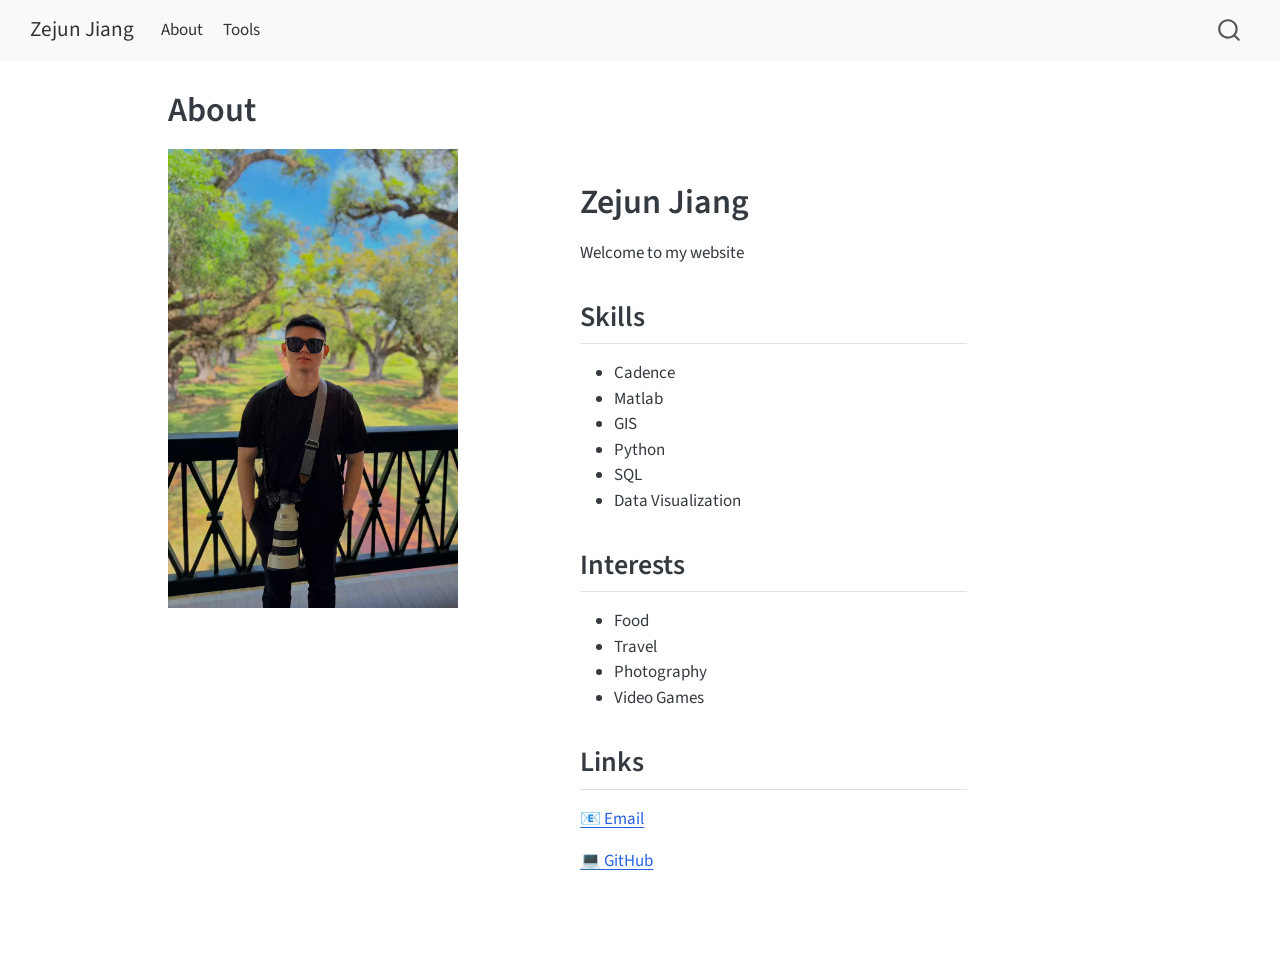
<file: index.html>
<!DOCTYPE html>
<html xmlns="http://www.w3.org/1999/xhtml" lang="en" xml:lang="en"><head>

<meta charset="utf-8">
<meta name="generator" content="quarto-1.9.37">

<meta name="viewport" content="width=device-width, initial-scale=1.0, user-scalable=yes">


<title>About – Zejun Jiang</title>
<style>
/* Default styles provided by pandoc.
** See https://pandoc.org/MANUAL.html#variables-for-html for config info.
*/
code{white-space: pre-wrap;}
span.smallcaps{font-variant: small-caps;}
div.columns{display: flex; gap: min(4vw, 1.5em);}
div.column{flex: auto; overflow-x: auto;}
div.hanging-indent{margin-left: 1.5em; text-indent: -1.5em;}
ul.task-list{list-style: none;}
ul.task-list li input[type="checkbox"] {
  width: 0.8em;
  margin: 0 0.8em 0.2em -1em; /* quarto-specific, see https://github.com/quarto-dev/quarto-cli/issues/4556 */ 
  vertical-align: middle;
}
</style>


<script src="site_libs/quarto-nav/quarto-nav.js"></script>
<script src="site_libs/quarto-nav/headroom.min.js"></script>
<script src="site_libs/clipboard/clipboard.min.js"></script>
<script src="site_libs/quarto-search/autocomplete.umd.js"></script>
<script src="site_libs/quarto-search/fuse.min.js"></script>
<script src="site_libs/quarto-search/quarto-search.js"></script>
<meta name="quarto:offset" content="./">
<script src="site_libs/quarto-html/quarto.js" type="module"></script>
<script src="site_libs/quarto-html/tabsets/tabsets.js" type="module"></script>
<script src="site_libs/quarto-html/popper.min.js"></script>
<script src="site_libs/quarto-html/tippy.umd.min.js"></script>
<script src="site_libs/quarto-html/anchor.min.js"></script>
<link href="site_libs/quarto-html/tippy.css" rel="stylesheet">
<link href="site_libs/quarto-html/quarto-syntax-highlighting-7f8f88aac4f3542376d5c11b86a4c14d.css" rel="stylesheet" id="quarto-text-highlighting-styles">
<script src="site_libs/bootstrap/bootstrap.min.js"></script>
<link href="site_libs/bootstrap/bootstrap-icons.css" rel="stylesheet">
<link href="site_libs/bootstrap/bootstrap-a0f9fd0d421825b736dc1bbcbcba2219.min.css" rel="stylesheet" append-hash="true" id="quarto-bootstrap" data-mode="light">
<script id="quarto-search-options" type="application/json">{
  "location": "navbar",
  "copy-button": false,
  "collapse-after": 3,
  "panel-placement": "end",
  "type": "overlay",
  "limit": 50,
  "keyboard-shortcut": [
    "f",
    "/",
    "s"
  ],
  "show-item-context": false,
  "language": {
    "search-no-results-text": "No results",
    "search-matching-documents-text": "matching documents",
    "search-copy-link-title": "Copy link to search",
    "search-hide-matches-text": "Hide additional matches",
    "search-more-match-text": "more match in this document",
    "search-more-matches-text": "more matches in this document",
    "search-clear-button-title": "Clear",
    "search-text-placeholder": "",
    "search-detached-cancel-button-title": "Cancel",
    "search-submit-button-title": "Submit",
    "search-label": "Search"
  }
}</script>


<link rel="stylesheet" href="styles.css">
</head>

<body class="nav-fixed quarto-light">

<div id="quarto-search-results"></div>
  <header id="quarto-header" class="headroom fixed-top">
    <nav class="navbar navbar-expand-lg " data-bs-theme="dark">
      <div class="navbar-container container-fluid">
      <div class="navbar-brand-container mx-auto">
    <a class="navbar-brand" href="./index.html">
    <span class="navbar-title">Zejun Jiang</span>
    </a>
  </div>
            <div id="quarto-search" class="" title="Search"></div>
          <button class="navbar-toggler" type="button" data-bs-toggle="collapse" data-bs-target="#navbarCollapse" aria-controls="navbarCollapse" role="menu" aria-expanded="false" aria-label="Toggle navigation" onclick="if (window.quartoToggleHeadroom) { window.quartoToggleHeadroom(); }">
  <span class="navbar-toggler-icon"></span>
</button>
          <div class="collapse navbar-collapse" id="navbarCollapse">
            <ul class="navbar-nav navbar-nav-scroll me-auto">
  <li class="nav-item">
    <a class="nav-link active" href="./index.html" aria-current="page"> 
<span class="menu-text">About</span></a>
  </li>  
  <li class="nav-item">
    <a class="nav-link" href="./tools.html"> 
<span class="menu-text">Tools</span></a>
  </li>  
</ul>
          </div> <!-- /navcollapse -->
            <div class="quarto-navbar-tools">
</div>
      </div> <!-- /container-fluid -->
    </nav>
</header>
<!-- content -->
<div id="quarto-content" class="quarto-container page-columns page-rows-contents page-layout-article page-navbar">
<!-- sidebar -->
<!-- margin-sidebar -->
    <div id="quarto-margin-sidebar" class="sidebar margin-sidebar zindex-bottom">
        
    </div>
<!-- main -->
<main class="content" id="quarto-document-content">

<header id="title-block-header" class="quarto-title-block default">
<div class="quarto-title">
<h1 class="title">About</h1>
</div>



<div class="quarto-title-meta">

    
  
    
  </div>
  


</header>


<div class="grid">
<div class="g-col-6">
<p><img src="files/linbei.jpg" class="img-fluid" style="width:75.0%"></p>
</div>
<section id="zejun-jiang" class="level1 g-col-6">
<h1>Zejun Jiang</h1>
<p>Welcome to my website</p>
<section id="skills" class="level2">
<h2 class="anchored" data-anchor-id="skills">Skills</h2>
<ul>
<li>Cadence</li>
<li>Matlab</li>
<li>GIS</li>
<li>Python</li>
<li>SQL</li>
<li>Data Visualization</li>
</ul>
</section>
<section id="interests" class="level2">
<h2 class="anchored" data-anchor-id="interests">Interests</h2>
<ul>
<li>Food</li>
<li>Travel</li>
<li>Photography</li>
<li>Video Games</li>
</ul>
</section>
<section id="links" class="level2">
<h2 class="anchored" data-anchor-id="links">Links</h2>
<p><a href="mailto:zej003@ucsd.edu">📧 Email</a></p>
<p><a href="https://github.com/zejunjiang">💻 GitHub</a></p>


</section>
</section>
</div>

</main> <!-- /main -->
<script id="quarto-html-after-body" type="application/javascript">
  window.document.addEventListener("DOMContentLoaded", function (event) {
    const icon = "";
    const anchorJS = new window.AnchorJS();
    anchorJS.options = {
      placement: 'right',
      icon: icon
    };
    anchorJS.add('.anchored');
    const isCodeAnnotation = (el) => {
      for (const clz of el.classList) {
        if (clz.startsWith('code-annotation-')) {                     
          return true;
        }
      }
      return false;
    }
    const onCopySuccess = function(e) {
      // button target
      const button = e.trigger;
      // don't keep focus
      button.blur();
      // flash "checked"
      button.classList.add('code-copy-button-checked');
      var currentTitle = button.getAttribute("title");
      button.setAttribute("title", "Copied!");
      let tooltip;
      if (window.bootstrap) {
        button.setAttribute("data-bs-toggle", "tooltip");
        button.setAttribute("data-bs-placement", "left");
        button.setAttribute("data-bs-title", "Copied!");
        tooltip = new bootstrap.Tooltip(button, 
          { trigger: "manual", 
            customClass: "code-copy-button-tooltip",
            offset: [0, -8]});
        tooltip.show();    
      }
      setTimeout(function() {
        if (tooltip) {
          tooltip.hide();
          button.removeAttribute("data-bs-title");
          button.removeAttribute("data-bs-toggle");
          button.removeAttribute("data-bs-placement");
        }
        button.setAttribute("title", currentTitle);
        button.classList.remove('code-copy-button-checked');
      }, 1000);
      // clear code selection
      e.clearSelection();
    }
    const getTextToCopy = function(trigger) {
      const outerScaffold = trigger.parentElement.cloneNode(true);
      const codeEl = outerScaffold.querySelector('code');
      for (const childEl of codeEl.children) {
        if (isCodeAnnotation(childEl)) {
          childEl.remove();
        }
      }
      return codeEl.innerText;
    }
    const clipboard = new window.ClipboardJS('.code-copy-button:not([data-in-quarto-modal])', {
      text: getTextToCopy
    });
    clipboard.on('success', onCopySuccess);
    if (window.document.getElementById('quarto-embedded-source-code-modal')) {
      const clipboardModal = new window.ClipboardJS('.code-copy-button[data-in-quarto-modal]', {
        text: getTextToCopy,
        container: window.document.getElementById('quarto-embedded-source-code-modal')
      });
      clipboardModal.on('success', onCopySuccess);
    }
      var localhostRegex = new RegExp(/^(?:http|https):\/\/localhost\:?[0-9]*\//);
      var mailtoRegex = new RegExp(/^mailto:/);
        var filterRegex = new RegExp("https:\/\/zejunjiang\.github\.io\/");
      var isInternal = (href) => {
          return filterRegex.test(href) || localhostRegex.test(href) || mailtoRegex.test(href);
      }
      // Inspect non-navigation links and adorn them if external
     var links = window.document.querySelectorAll('a[href]:not(.nav-link):not(.navbar-brand):not(.toc-action):not(.sidebar-link):not(.sidebar-item-toggle):not(.pagination-link):not(.no-external):not([aria-hidden]):not(.dropdown-item):not(.quarto-navigation-tool):not(.about-link)');
      for (var i=0; i<links.length; i++) {
        const link = links[i];
        if (!isInternal(link.href)) {
          // undo the damage that might have been done by quarto-nav.js in the case of
          // links that we want to consider external
          if (link.dataset.originalHref !== undefined) {
            link.href = link.dataset.originalHref;
          }
        }
      }
    function tippyHover(el, contentFn, onTriggerFn, onUntriggerFn) {
      const config = {
        allowHTML: true,
        maxWidth: 500,
        delay: 100,
        arrow: false,
        appendTo: function(el) {
            return el.parentElement;
        },
        interactive: true,
        interactiveBorder: 10,
        theme: 'quarto',
        placement: 'bottom-start',
      };
      if (contentFn) {
        config.content = contentFn;
      }
      if (onTriggerFn) {
        config.onTrigger = onTriggerFn;
      }
      if (onUntriggerFn) {
        config.onUntrigger = onUntriggerFn;
      }
      window.tippy(el, config); 
    }
    const noterefs = window.document.querySelectorAll('a[role="doc-noteref"]');
    for (var i=0; i<noterefs.length; i++) {
      const ref = noterefs[i];
      tippyHover(ref, function() {
        // use id or data attribute instead here
        let href = ref.getAttribute('data-footnote-href') || ref.getAttribute('href');
        try { href = new URL(href).hash; } catch {}
        const id = href.replace(/^#\/?/, "");
        const note = window.document.getElementById(id);
        if (note) {
          return note.innerHTML;
        } else {
          return "";
        }
      });
    }
    const xrefs = window.document.querySelectorAll('a.quarto-xref');
    const processXRef = (id, note) => {
      // Strip column container classes
      const stripColumnClz = (el) => {
        el.classList.remove("page-full", "page-columns");
        if (el.children) {
          for (const child of el.children) {
            stripColumnClz(child);
          }
        }
      }
      stripColumnClz(note)
      if (id === null || id.startsWith('sec-')) {
        // Special case sections, only their first couple elements
        const container = document.createElement("div");
        if (note.children && note.children.length > 2) {
          container.appendChild(note.children[0].cloneNode(true));
          for (let i = 1; i < note.children.length; i++) {
            const child = note.children[i];
            if (child.tagName === "P" && child.innerText === "") {
              continue;
            } else {
              container.appendChild(child.cloneNode(true));
              break;
            }
          }
          if (window.Quarto?.typesetMath) {
            window.Quarto.typesetMath(container);
          }
          return container.innerHTML
        } else {
          if (window.Quarto?.typesetMath) {
            window.Quarto.typesetMath(note);
          }
          return note.innerHTML;
        }
      } else {
        // Remove any anchor links if they are present
        const anchorLink = note.querySelector('a.anchorjs-link');
        if (anchorLink) {
          anchorLink.remove();
        }
        if (window.Quarto?.typesetMath) {
          window.Quarto.typesetMath(note);
        }
        if (note.classList.contains("callout")) {
          return note.outerHTML;
        } else {
          return note.innerHTML;
        }
      }
    }
    for (var i=0; i<xrefs.length; i++) {
      const xref = xrefs[i];
      tippyHover(xref, undefined, function(instance) {
        instance.disable();
        let url = xref.getAttribute('href');
        let hash = undefined; 
        if (url.startsWith('#')) {
          hash = url;
        } else {
          try { hash = new URL(url).hash; } catch {}
        }
        if (hash) {
          const id = hash.replace(/^#\/?/, "");
          const note = window.document.getElementById(id);
          if (note !== null) {
            try {
              const html = processXRef(id, note.cloneNode(true));
              instance.setContent(html);
            } finally {
              instance.enable();
              instance.show();
            }
          } else {
            // See if we can fetch this
            fetch(url.split('#')[0])
            .then(res => res.text())
            .then(html => {
              const parser = new DOMParser();
              const htmlDoc = parser.parseFromString(html, "text/html");
              const note = htmlDoc.getElementById(id);
              if (note !== null) {
                const html = processXRef(id, note);
                instance.setContent(html);
              } 
            }).finally(() => {
              instance.enable();
              instance.show();
            });
          }
        } else {
          // See if we can fetch a full url (with no hash to target)
          // This is a special case and we should probably do some content thinning / targeting
          fetch(url)
          .then(res => res.text())
          .then(html => {
            const parser = new DOMParser();
            const htmlDoc = parser.parseFromString(html, "text/html");
            const note = htmlDoc.querySelector('main.content');
            if (note !== null) {
              // This should only happen for chapter cross references
              // (since there is no id in the URL)
              // remove the first header
              if (note.children.length > 0 && note.children[0].tagName === "HEADER") {
                note.children[0].remove();
              }
              const html = processXRef(null, note);
              instance.setContent(html);
            } 
          }).finally(() => {
            instance.enable();
            instance.show();
          });
        }
      }, function(instance) {
      });
    }
        let selectedAnnoteEl;
        const selectorForAnnotation = ( cell, annotation) => {
          let cellAttr = 'data-code-cell="' + cell + '"';
          let lineAttr = 'data-code-annotation="' +  annotation + '"';
          const selector = 'span[' + cellAttr + '][' + lineAttr + ']';
          return selector;
        }
        const selectCodeLines = (annoteEl) => {
          const doc = window.document;
          const targetCell = annoteEl.getAttribute("data-target-cell");
          const targetAnnotation = annoteEl.getAttribute("data-target-annotation");
          const annoteSpan = window.document.querySelector(selectorForAnnotation(targetCell, targetAnnotation));
          const lines = annoteSpan.getAttribute("data-code-lines").split(",");
          const lineIds = lines.map((line) => {
            return targetCell + "-" + line;
          })
          let top = null;
          let height = null;
          let parent = null;
          if (lineIds.length > 0) {
              //compute the position of the single el (top and bottom and make a div)
              const el = window.document.getElementById(lineIds[0]);
              top = el.offsetTop;
              height = el.offsetHeight;
              parent = el.parentElement.parentElement;
            if (lineIds.length > 1) {
              const lastEl = window.document.getElementById(lineIds[lineIds.length - 1]);
              const bottom = lastEl.offsetTop + lastEl.offsetHeight;
              height = bottom - top;
            }
            if (top !== null && height !== null && parent !== null) {
              // cook up a div (if necessary) and position it 
              let div = window.document.getElementById("code-annotation-line-highlight");
              if (div === null) {
                div = window.document.createElement("div");
                div.setAttribute("id", "code-annotation-line-highlight");
                div.style.position = 'absolute';
                parent.appendChild(div);
              }
              div.style.top = top - 2 + "px";
              div.style.height = height + 4 + "px";
              div.style.left = 0;
              let gutterDiv = window.document.getElementById("code-annotation-line-highlight-gutter");
              if (gutterDiv === null) {
                gutterDiv = window.document.createElement("div");
                gutterDiv.setAttribute("id", "code-annotation-line-highlight-gutter");
                gutterDiv.style.position = 'absolute';
                const codeCell = window.document.getElementById(targetCell);
                const gutter = codeCell.querySelector('.code-annotation-gutter');
                gutter.appendChild(gutterDiv);
              }
              gutterDiv.style.top = top - 2 + "px";
              gutterDiv.style.height = height + 4 + "px";
            }
            selectedAnnoteEl = annoteEl;
          }
        };
        const unselectCodeLines = () => {
          const elementsIds = ["code-annotation-line-highlight", "code-annotation-line-highlight-gutter"];
          elementsIds.forEach((elId) => {
            const div = window.document.getElementById(elId);
            if (div) {
              div.remove();
            }
          });
          selectedAnnoteEl = undefined;
        };
          // Handle positioning of the toggle
      window.addEventListener(
        "resize",
        throttle(() => {
          elRect = undefined;
          if (selectedAnnoteEl) {
            selectCodeLines(selectedAnnoteEl);
          }
        }, 10)
      );
      function throttle(fn, ms) {
      let throttle = false;
      let timer;
        return (...args) => {
          if(!throttle) { // first call gets through
              fn.apply(this, args);
              throttle = true;
          } else { // all the others get throttled
              if(timer) clearTimeout(timer); // cancel #2
              timer = setTimeout(() => {
                fn.apply(this, args);
                timer = throttle = false;
              }, ms);
          }
        };
      }
        // Attach click handler to the DT
        const annoteDls = window.document.querySelectorAll('dt[data-target-cell]');
        for (const annoteDlNode of annoteDls) {
          annoteDlNode.addEventListener('click', (event) => {
            const clickedEl = event.target;
            if (clickedEl !== selectedAnnoteEl) {
              unselectCodeLines();
              const activeEl = window.document.querySelector('dt[data-target-cell].code-annotation-active');
              if (activeEl) {
                activeEl.classList.remove('code-annotation-active');
              }
              selectCodeLines(clickedEl);
              clickedEl.classList.add('code-annotation-active');
            } else {
              // Unselect the line
              unselectCodeLines();
              clickedEl.classList.remove('code-annotation-active');
            }
          });
        }
    const findCites = (el) => {
      const parentEl = el.parentElement;
      if (parentEl) {
        const cites = parentEl.dataset.cites;
        if (cites) {
          return {
            el,
            cites: cites.split(' ')
          };
        } else {
          return findCites(el.parentElement)
        }
      } else {
        return undefined;
      }
    };
    var bibliorefs = window.document.querySelectorAll('a[role="doc-biblioref"]');
    for (var i=0; i<bibliorefs.length; i++) {
      const ref = bibliorefs[i];
      const citeInfo = findCites(ref);
      if (citeInfo) {
        tippyHover(citeInfo.el, function() {
          var popup = window.document.createElement('div');
          citeInfo.cites.forEach(function(cite) {
            var citeDiv = window.document.createElement('div');
            citeDiv.classList.add('hanging-indent');
            citeDiv.classList.add('csl-entry');
            var biblioDiv = window.document.getElementById('ref-' + cite);
            if (biblioDiv) {
              citeDiv.innerHTML = biblioDiv.innerHTML;
            }
            popup.appendChild(citeDiv);
          });
          return popup.innerHTML;
        });
      }
    }
  });
  </script>
</div> <!-- /content -->




</body></html>
</file>
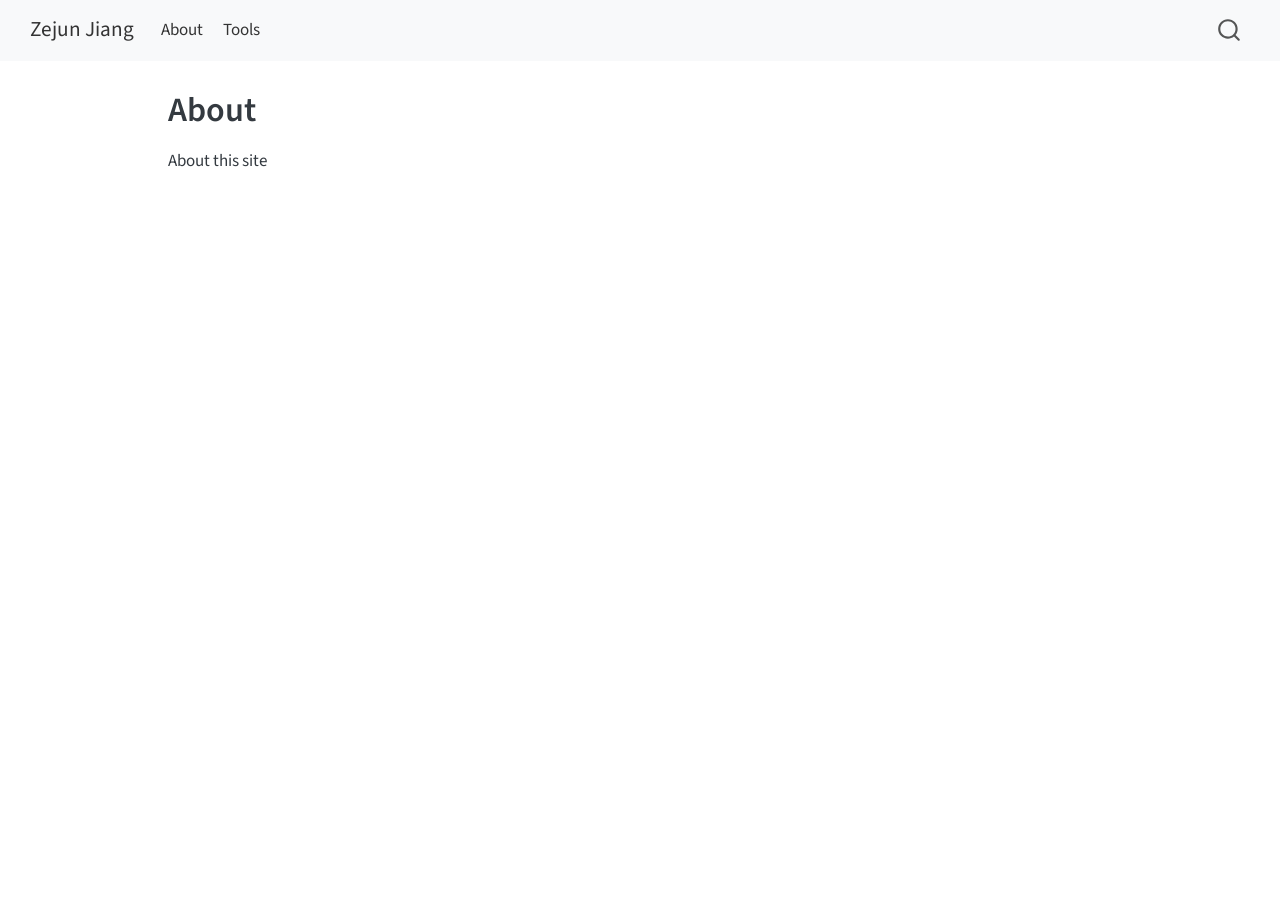
<file: about.html>
<!DOCTYPE html>
<html xmlns="http://www.w3.org/1999/xhtml" lang="en" xml:lang="en"><head>

<meta charset="utf-8">
<meta name="generator" content="quarto-1.9.37">

<meta name="viewport" content="width=device-width, initial-scale=1.0, user-scalable=yes">


<title>About – Zejun Jiang</title>
<style>
/* Default styles provided by pandoc.
** See https://pandoc.org/MANUAL.html#variables-for-html for config info.
*/
code{white-space: pre-wrap;}
span.smallcaps{font-variant: small-caps;}
div.columns{display: flex; gap: min(4vw, 1.5em);}
div.column{flex: auto; overflow-x: auto;}
div.hanging-indent{margin-left: 1.5em; text-indent: -1.5em;}
ul.task-list{list-style: none;}
ul.task-list li input[type="checkbox"] {
  width: 0.8em;
  margin: 0 0.8em 0.2em -1em; /* quarto-specific, see https://github.com/quarto-dev/quarto-cli/issues/4556 */ 
  vertical-align: middle;
}
</style>


<script src="site_libs/quarto-nav/quarto-nav.js"></script>
<script src="site_libs/quarto-nav/headroom.min.js"></script>
<script src="site_libs/clipboard/clipboard.min.js"></script>
<script src="site_libs/quarto-search/autocomplete.umd.js"></script>
<script src="site_libs/quarto-search/fuse.min.js"></script>
<script src="site_libs/quarto-search/quarto-search.js"></script>
<meta name="quarto:offset" content="./">
<script src="site_libs/quarto-html/quarto.js" type="module"></script>
<script src="site_libs/quarto-html/tabsets/tabsets.js" type="module"></script>
<script src="site_libs/quarto-html/popper.min.js"></script>
<script src="site_libs/quarto-html/tippy.umd.min.js"></script>
<script src="site_libs/quarto-html/anchor.min.js"></script>
<link href="site_libs/quarto-html/tippy.css" rel="stylesheet">
<link href="site_libs/quarto-html/quarto-syntax-highlighting-7f8f88aac4f3542376d5c11b86a4c14d.css" rel="stylesheet" id="quarto-text-highlighting-styles">
<script src="site_libs/bootstrap/bootstrap.min.js"></script>
<link href="site_libs/bootstrap/bootstrap-icons.css" rel="stylesheet">
<link href="site_libs/bootstrap/bootstrap-a0f9fd0d421825b736dc1bbcbcba2219.min.css" rel="stylesheet" append-hash="true" id="quarto-bootstrap" data-mode="light">
<script id="quarto-search-options" type="application/json">{
  "location": "navbar",
  "copy-button": false,
  "collapse-after": 3,
  "panel-placement": "end",
  "type": "overlay",
  "limit": 50,
  "keyboard-shortcut": [
    "f",
    "/",
    "s"
  ],
  "show-item-context": false,
  "language": {
    "search-no-results-text": "No results",
    "search-matching-documents-text": "matching documents",
    "search-copy-link-title": "Copy link to search",
    "search-hide-matches-text": "Hide additional matches",
    "search-more-match-text": "more match in this document",
    "search-more-matches-text": "more matches in this document",
    "search-clear-button-title": "Clear",
    "search-text-placeholder": "",
    "search-detached-cancel-button-title": "Cancel",
    "search-submit-button-title": "Submit",
    "search-label": "Search"
  }
}</script>


<link rel="stylesheet" href="styles.css">
</head>

<body class="nav-fixed quarto-light">

<div id="quarto-search-results"></div>
  <header id="quarto-header" class="headroom fixed-top">
    <nav class="navbar navbar-expand-lg " data-bs-theme="dark">
      <div class="navbar-container container-fluid">
      <div class="navbar-brand-container mx-auto">
    <a class="navbar-brand" href="./index.html">
    <span class="navbar-title">Zejun Jiang</span>
    </a>
  </div>
            <div id="quarto-search" class="" title="Search"></div>
          <button class="navbar-toggler" type="button" data-bs-toggle="collapse" data-bs-target="#navbarCollapse" aria-controls="navbarCollapse" role="menu" aria-expanded="false" aria-label="Toggle navigation" onclick="if (window.quartoToggleHeadroom) { window.quartoToggleHeadroom(); }">
  <span class="navbar-toggler-icon"></span>
</button>
          <div class="collapse navbar-collapse" id="navbarCollapse">
            <ul class="navbar-nav navbar-nav-scroll me-auto">
  <li class="nav-item">
    <a class="nav-link" href="./index.html"> 
<span class="menu-text">About</span></a>
  </li>  
  <li class="nav-item">
    <a class="nav-link" href="./tools.html"> 
<span class="menu-text">Tools</span></a>
  </li>  
</ul>
          </div> <!-- /navcollapse -->
            <div class="quarto-navbar-tools">
</div>
      </div> <!-- /container-fluid -->
    </nav>
</header>
<!-- content -->
<div id="quarto-content" class="quarto-container page-columns page-rows-contents page-layout-article page-navbar">
<!-- sidebar -->
<!-- margin-sidebar -->
    <div id="quarto-margin-sidebar" class="sidebar margin-sidebar zindex-bottom">
        
    </div>
<!-- main -->
<main class="content" id="quarto-document-content">

<header id="title-block-header" class="quarto-title-block default">
<div class="quarto-title">
<h1 class="title">About</h1>
</div>



<div class="quarto-title-meta">

    
  
    
  </div>
  


</header>


<p>About this site</p>



</main> <!-- /main -->
<script id="quarto-html-after-body" type="application/javascript">
  window.document.addEventListener("DOMContentLoaded", function (event) {
    const icon = "";
    const anchorJS = new window.AnchorJS();
    anchorJS.options = {
      placement: 'right',
      icon: icon
    };
    anchorJS.add('.anchored');
    const isCodeAnnotation = (el) => {
      for (const clz of el.classList) {
        if (clz.startsWith('code-annotation-')) {                     
          return true;
        }
      }
      return false;
    }
    const onCopySuccess = function(e) {
      // button target
      const button = e.trigger;
      // don't keep focus
      button.blur();
      // flash "checked"
      button.classList.add('code-copy-button-checked');
      var currentTitle = button.getAttribute("title");
      button.setAttribute("title", "Copied!");
      let tooltip;
      if (window.bootstrap) {
        button.setAttribute("data-bs-toggle", "tooltip");
        button.setAttribute("data-bs-placement", "left");
        button.setAttribute("data-bs-title", "Copied!");
        tooltip = new bootstrap.Tooltip(button, 
          { trigger: "manual", 
            customClass: "code-copy-button-tooltip",
            offset: [0, -8]});
        tooltip.show();    
      }
      setTimeout(function() {
        if (tooltip) {
          tooltip.hide();
          button.removeAttribute("data-bs-title");
          button.removeAttribute("data-bs-toggle");
          button.removeAttribute("data-bs-placement");
        }
        button.setAttribute("title", currentTitle);
        button.classList.remove('code-copy-button-checked');
      }, 1000);
      // clear code selection
      e.clearSelection();
    }
    const getTextToCopy = function(trigger) {
      const outerScaffold = trigger.parentElement.cloneNode(true);
      const codeEl = outerScaffold.querySelector('code');
      for (const childEl of codeEl.children) {
        if (isCodeAnnotation(childEl)) {
          childEl.remove();
        }
      }
      return codeEl.innerText;
    }
    const clipboard = new window.ClipboardJS('.code-copy-button:not([data-in-quarto-modal])', {
      text: getTextToCopy
    });
    clipboard.on('success', onCopySuccess);
    if (window.document.getElementById('quarto-embedded-source-code-modal')) {
      const clipboardModal = new window.ClipboardJS('.code-copy-button[data-in-quarto-modal]', {
        text: getTextToCopy,
        container: window.document.getElementById('quarto-embedded-source-code-modal')
      });
      clipboardModal.on('success', onCopySuccess);
    }
      var localhostRegex = new RegExp(/^(?:http|https):\/\/localhost\:?[0-9]*\//);
      var mailtoRegex = new RegExp(/^mailto:/);
        var filterRegex = new RegExp("https:\/\/zejunjiang\.github\.io\/");
      var isInternal = (href) => {
          return filterRegex.test(href) || localhostRegex.test(href) || mailtoRegex.test(href);
      }
      // Inspect non-navigation links and adorn them if external
     var links = window.document.querySelectorAll('a[href]:not(.nav-link):not(.navbar-brand):not(.toc-action):not(.sidebar-link):not(.sidebar-item-toggle):not(.pagination-link):not(.no-external):not([aria-hidden]):not(.dropdown-item):not(.quarto-navigation-tool):not(.about-link)');
      for (var i=0; i<links.length; i++) {
        const link = links[i];
        if (!isInternal(link.href)) {
          // undo the damage that might have been done by quarto-nav.js in the case of
          // links that we want to consider external
          if (link.dataset.originalHref !== undefined) {
            link.href = link.dataset.originalHref;
          }
        }
      }
    function tippyHover(el, contentFn, onTriggerFn, onUntriggerFn) {
      const config = {
        allowHTML: true,
        maxWidth: 500,
        delay: 100,
        arrow: false,
        appendTo: function(el) {
            return el.parentElement;
        },
        interactive: true,
        interactiveBorder: 10,
        theme: 'quarto',
        placement: 'bottom-start',
      };
      if (contentFn) {
        config.content = contentFn;
      }
      if (onTriggerFn) {
        config.onTrigger = onTriggerFn;
      }
      if (onUntriggerFn) {
        config.onUntrigger = onUntriggerFn;
      }
      window.tippy(el, config); 
    }
    const noterefs = window.document.querySelectorAll('a[role="doc-noteref"]');
    for (var i=0; i<noterefs.length; i++) {
      const ref = noterefs[i];
      tippyHover(ref, function() {
        // use id or data attribute instead here
        let href = ref.getAttribute('data-footnote-href') || ref.getAttribute('href');
        try { href = new URL(href).hash; } catch {}
        const id = href.replace(/^#\/?/, "");
        const note = window.document.getElementById(id);
        if (note) {
          return note.innerHTML;
        } else {
          return "";
        }
      });
    }
    const xrefs = window.document.querySelectorAll('a.quarto-xref');
    const processXRef = (id, note) => {
      // Strip column container classes
      const stripColumnClz = (el) => {
        el.classList.remove("page-full", "page-columns");
        if (el.children) {
          for (const child of el.children) {
            stripColumnClz(child);
          }
        }
      }
      stripColumnClz(note)
      if (id === null || id.startsWith('sec-')) {
        // Special case sections, only their first couple elements
        const container = document.createElement("div");
        if (note.children && note.children.length > 2) {
          container.appendChild(note.children[0].cloneNode(true));
          for (let i = 1; i < note.children.length; i++) {
            const child = note.children[i];
            if (child.tagName === "P" && child.innerText === "") {
              continue;
            } else {
              container.appendChild(child.cloneNode(true));
              break;
            }
          }
          if (window.Quarto?.typesetMath) {
            window.Quarto.typesetMath(container);
          }
          return container.innerHTML
        } else {
          if (window.Quarto?.typesetMath) {
            window.Quarto.typesetMath(note);
          }
          return note.innerHTML;
        }
      } else {
        // Remove any anchor links if they are present
        const anchorLink = note.querySelector('a.anchorjs-link');
        if (anchorLink) {
          anchorLink.remove();
        }
        if (window.Quarto?.typesetMath) {
          window.Quarto.typesetMath(note);
        }
        if (note.classList.contains("callout")) {
          return note.outerHTML;
        } else {
          return note.innerHTML;
        }
      }
    }
    for (var i=0; i<xrefs.length; i++) {
      const xref = xrefs[i];
      tippyHover(xref, undefined, function(instance) {
        instance.disable();
        let url = xref.getAttribute('href');
        let hash = undefined; 
        if (url.startsWith('#')) {
          hash = url;
        } else {
          try { hash = new URL(url).hash; } catch {}
        }
        if (hash) {
          const id = hash.replace(/^#\/?/, "");
          const note = window.document.getElementById(id);
          if (note !== null) {
            try {
              const html = processXRef(id, note.cloneNode(true));
              instance.setContent(html);
            } finally {
              instance.enable();
              instance.show();
            }
          } else {
            // See if we can fetch this
            fetch(url.split('#')[0])
            .then(res => res.text())
            .then(html => {
              const parser = new DOMParser();
              const htmlDoc = parser.parseFromString(html, "text/html");
              const note = htmlDoc.getElementById(id);
              if (note !== null) {
                const html = processXRef(id, note);
                instance.setContent(html);
              } 
            }).finally(() => {
              instance.enable();
              instance.show();
            });
          }
        } else {
          // See if we can fetch a full url (with no hash to target)
          // This is a special case and we should probably do some content thinning / targeting
          fetch(url)
          .then(res => res.text())
          .then(html => {
            const parser = new DOMParser();
            const htmlDoc = parser.parseFromString(html, "text/html");
            const note = htmlDoc.querySelector('main.content');
            if (note !== null) {
              // This should only happen for chapter cross references
              // (since there is no id in the URL)
              // remove the first header
              if (note.children.length > 0 && note.children[0].tagName === "HEADER") {
                note.children[0].remove();
              }
              const html = processXRef(null, note);
              instance.setContent(html);
            } 
          }).finally(() => {
            instance.enable();
            instance.show();
          });
        }
      }, function(instance) {
      });
    }
        let selectedAnnoteEl;
        const selectorForAnnotation = ( cell, annotation) => {
          let cellAttr = 'data-code-cell="' + cell + '"';
          let lineAttr = 'data-code-annotation="' +  annotation + '"';
          const selector = 'span[' + cellAttr + '][' + lineAttr + ']';
          return selector;
        }
        const selectCodeLines = (annoteEl) => {
          const doc = window.document;
          const targetCell = annoteEl.getAttribute("data-target-cell");
          const targetAnnotation = annoteEl.getAttribute("data-target-annotation");
          const annoteSpan = window.document.querySelector(selectorForAnnotation(targetCell, targetAnnotation));
          const lines = annoteSpan.getAttribute("data-code-lines").split(",");
          const lineIds = lines.map((line) => {
            return targetCell + "-" + line;
          })
          let top = null;
          let height = null;
          let parent = null;
          if (lineIds.length > 0) {
              //compute the position of the single el (top and bottom and make a div)
              const el = window.document.getElementById(lineIds[0]);
              top = el.offsetTop;
              height = el.offsetHeight;
              parent = el.parentElement.parentElement;
            if (lineIds.length > 1) {
              const lastEl = window.document.getElementById(lineIds[lineIds.length - 1]);
              const bottom = lastEl.offsetTop + lastEl.offsetHeight;
              height = bottom - top;
            }
            if (top !== null && height !== null && parent !== null) {
              // cook up a div (if necessary) and position it 
              let div = window.document.getElementById("code-annotation-line-highlight");
              if (div === null) {
                div = window.document.createElement("div");
                div.setAttribute("id", "code-annotation-line-highlight");
                div.style.position = 'absolute';
                parent.appendChild(div);
              }
              div.style.top = top - 2 + "px";
              div.style.height = height + 4 + "px";
              div.style.left = 0;
              let gutterDiv = window.document.getElementById("code-annotation-line-highlight-gutter");
              if (gutterDiv === null) {
                gutterDiv = window.document.createElement("div");
                gutterDiv.setAttribute("id", "code-annotation-line-highlight-gutter");
                gutterDiv.style.position = 'absolute';
                const codeCell = window.document.getElementById(targetCell);
                const gutter = codeCell.querySelector('.code-annotation-gutter');
                gutter.appendChild(gutterDiv);
              }
              gutterDiv.style.top = top - 2 + "px";
              gutterDiv.style.height = height + 4 + "px";
            }
            selectedAnnoteEl = annoteEl;
          }
        };
        const unselectCodeLines = () => {
          const elementsIds = ["code-annotation-line-highlight", "code-annotation-line-highlight-gutter"];
          elementsIds.forEach((elId) => {
            const div = window.document.getElementById(elId);
            if (div) {
              div.remove();
            }
          });
          selectedAnnoteEl = undefined;
        };
          // Handle positioning of the toggle
      window.addEventListener(
        "resize",
        throttle(() => {
          elRect = undefined;
          if (selectedAnnoteEl) {
            selectCodeLines(selectedAnnoteEl);
          }
        }, 10)
      );
      function throttle(fn, ms) {
      let throttle = false;
      let timer;
        return (...args) => {
          if(!throttle) { // first call gets through
              fn.apply(this, args);
              throttle = true;
          } else { // all the others get throttled
              if(timer) clearTimeout(timer); // cancel #2
              timer = setTimeout(() => {
                fn.apply(this, args);
                timer = throttle = false;
              }, ms);
          }
        };
      }
        // Attach click handler to the DT
        const annoteDls = window.document.querySelectorAll('dt[data-target-cell]');
        for (const annoteDlNode of annoteDls) {
          annoteDlNode.addEventListener('click', (event) => {
            const clickedEl = event.target;
            if (clickedEl !== selectedAnnoteEl) {
              unselectCodeLines();
              const activeEl = window.document.querySelector('dt[data-target-cell].code-annotation-active');
              if (activeEl) {
                activeEl.classList.remove('code-annotation-active');
              }
              selectCodeLines(clickedEl);
              clickedEl.classList.add('code-annotation-active');
            } else {
              // Unselect the line
              unselectCodeLines();
              clickedEl.classList.remove('code-annotation-active');
            }
          });
        }
    const findCites = (el) => {
      const parentEl = el.parentElement;
      if (parentEl) {
        const cites = parentEl.dataset.cites;
        if (cites) {
          return {
            el,
            cites: cites.split(' ')
          };
        } else {
          return findCites(el.parentElement)
        }
      } else {
        return undefined;
      }
    };
    var bibliorefs = window.document.querySelectorAll('a[role="doc-biblioref"]');
    for (var i=0; i<bibliorefs.length; i++) {
      const ref = bibliorefs[i];
      const citeInfo = findCites(ref);
      if (citeInfo) {
        tippyHover(citeInfo.el, function() {
          var popup = window.document.createElement('div');
          citeInfo.cites.forEach(function(cite) {
            var citeDiv = window.document.createElement('div');
            citeDiv.classList.add('hanging-indent');
            citeDiv.classList.add('csl-entry');
            var biblioDiv = window.document.getElementById('ref-' + cite);
            if (biblioDiv) {
              citeDiv.innerHTML = biblioDiv.innerHTML;
            }
            popup.appendChild(citeDiv);
          });
          return popup.innerHTML;
        });
      }
    }
  });
  </script>
</div> <!-- /content -->




</body></html>
</file>
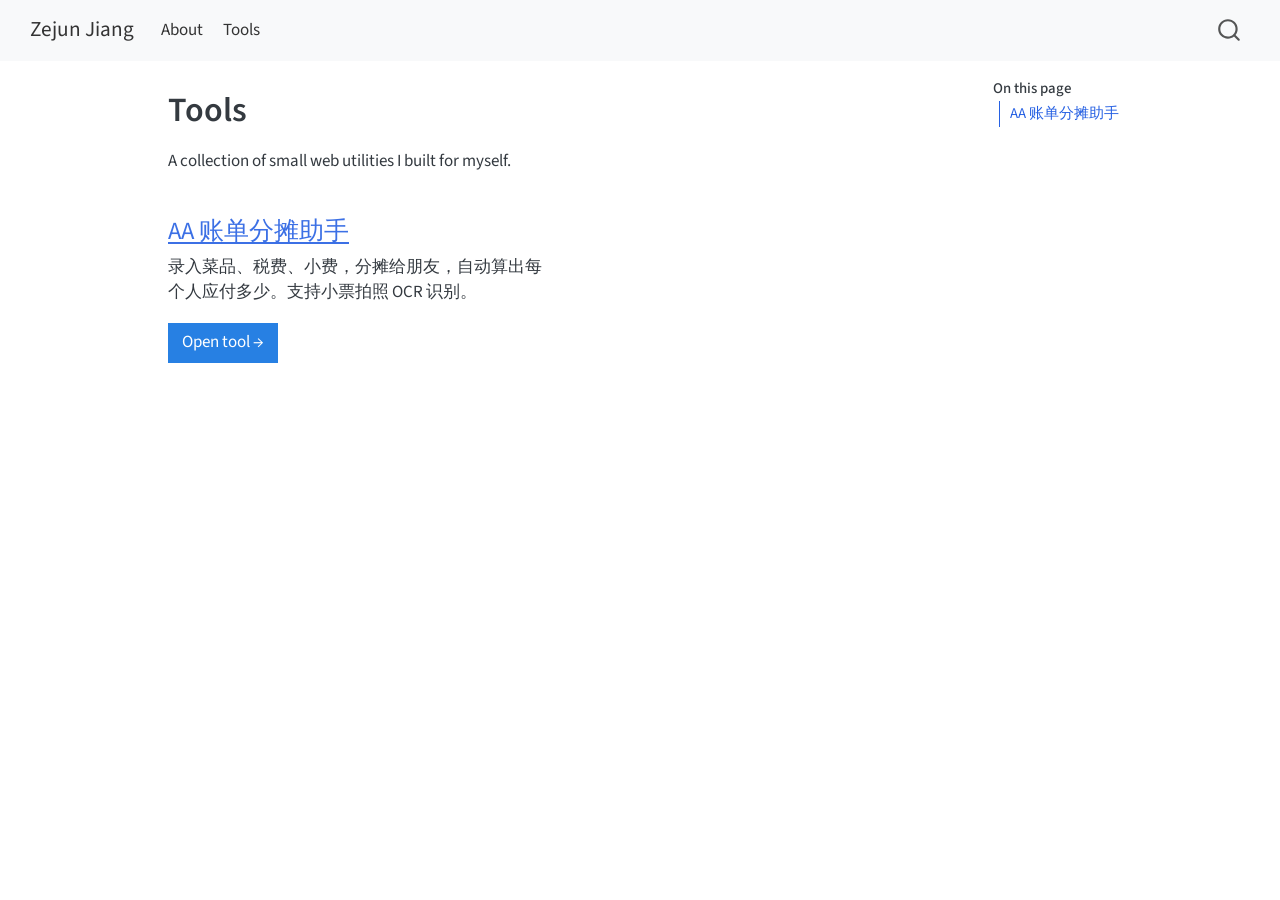
<file: tools.html>
<!DOCTYPE html>
<html xmlns="http://www.w3.org/1999/xhtml" lang="en" xml:lang="en"><head>

<meta charset="utf-8">
<meta name="generator" content="quarto-1.9.37">

<meta name="viewport" content="width=device-width, initial-scale=1.0, user-scalable=yes">


<title>Tools – Zejun Jiang</title>
<style>
/* Default styles provided by pandoc.
** See https://pandoc.org/MANUAL.html#variables-for-html for config info.
*/
code{white-space: pre-wrap;}
span.smallcaps{font-variant: small-caps;}
div.columns{display: flex; gap: min(4vw, 1.5em);}
div.column{flex: auto; overflow-x: auto;}
div.hanging-indent{margin-left: 1.5em; text-indent: -1.5em;}
ul.task-list{list-style: none;}
ul.task-list li input[type="checkbox"] {
  width: 0.8em;
  margin: 0 0.8em 0.2em -1em; /* quarto-specific, see https://github.com/quarto-dev/quarto-cli/issues/4556 */ 
  vertical-align: middle;
}
</style>


<script src="site_libs/quarto-nav/quarto-nav.js"></script>
<script src="site_libs/quarto-nav/headroom.min.js"></script>
<script src="site_libs/clipboard/clipboard.min.js"></script>
<script src="site_libs/quarto-search/autocomplete.umd.js"></script>
<script src="site_libs/quarto-search/fuse.min.js"></script>
<script src="site_libs/quarto-search/quarto-search.js"></script>
<meta name="quarto:offset" content="./">
<script src="site_libs/quarto-html/quarto.js" type="module"></script>
<script src="site_libs/quarto-html/tabsets/tabsets.js" type="module"></script>
<script src="site_libs/quarto-html/popper.min.js"></script>
<script src="site_libs/quarto-html/tippy.umd.min.js"></script>
<script src="site_libs/quarto-html/anchor.min.js"></script>
<link href="site_libs/quarto-html/tippy.css" rel="stylesheet">
<link href="site_libs/quarto-html/quarto-syntax-highlighting-7f8f88aac4f3542376d5c11b86a4c14d.css" rel="stylesheet" id="quarto-text-highlighting-styles">
<script src="site_libs/bootstrap/bootstrap.min.js"></script>
<link href="site_libs/bootstrap/bootstrap-icons.css" rel="stylesheet">
<link href="site_libs/bootstrap/bootstrap-a0f9fd0d421825b736dc1bbcbcba2219.min.css" rel="stylesheet" append-hash="true" id="quarto-bootstrap" data-mode="light">
<script id="quarto-search-options" type="application/json">{
  "location": "navbar",
  "copy-button": false,
  "collapse-after": 3,
  "panel-placement": "end",
  "type": "overlay",
  "limit": 50,
  "keyboard-shortcut": [
    "f",
    "/",
    "s"
  ],
  "show-item-context": false,
  "language": {
    "search-no-results-text": "No results",
    "search-matching-documents-text": "matching documents",
    "search-copy-link-title": "Copy link to search",
    "search-hide-matches-text": "Hide additional matches",
    "search-more-match-text": "more match in this document",
    "search-more-matches-text": "more matches in this document",
    "search-clear-button-title": "Clear",
    "search-text-placeholder": "",
    "search-detached-cancel-button-title": "Cancel",
    "search-submit-button-title": "Submit",
    "search-label": "Search"
  }
}</script>


<link rel="stylesheet" href="styles.css">
</head>

<body class="nav-fixed quarto-light">

<div id="quarto-search-results"></div>
  <header id="quarto-header" class="headroom fixed-top">
    <nav class="navbar navbar-expand-lg " data-bs-theme="dark">
      <div class="navbar-container container-fluid">
      <div class="navbar-brand-container mx-auto">
    <a class="navbar-brand" href="./index.html">
    <span class="navbar-title">Zejun Jiang</span>
    </a>
  </div>
            <div id="quarto-search" class="" title="Search"></div>
          <button class="navbar-toggler" type="button" data-bs-toggle="collapse" data-bs-target="#navbarCollapse" aria-controls="navbarCollapse" role="menu" aria-expanded="false" aria-label="Toggle navigation" onclick="if (window.quartoToggleHeadroom) { window.quartoToggleHeadroom(); }">
  <span class="navbar-toggler-icon"></span>
</button>
          <div class="collapse navbar-collapse" id="navbarCollapse">
            <ul class="navbar-nav navbar-nav-scroll me-auto">
  <li class="nav-item">
    <a class="nav-link" href="./index.html"> 
<span class="menu-text">About</span></a>
  </li>  
  <li class="nav-item">
    <a class="nav-link active" href="./tools.html" aria-current="page"> 
<span class="menu-text">Tools</span></a>
  </li>  
</ul>
          </div> <!-- /navcollapse -->
            <div class="quarto-navbar-tools">
</div>
      </div> <!-- /container-fluid -->
    </nav>
</header>
<!-- content -->
<div id="quarto-content" class="quarto-container page-columns page-rows-contents page-layout-article page-navbar">
<!-- sidebar -->
<!-- margin-sidebar -->
    <div id="quarto-margin-sidebar" class="sidebar margin-sidebar">
        <nav id="TOC" role="doc-toc" class="toc-active">
    <h2 id="toc-title">On this page</h2>
   
  <ul>
  <li><a href="#aa-账单分摊助手" id="toc-aa-账单分摊助手" class="nav-link active" data-scroll-target="#aa-账单分摊助手">AA 账单分摊助手</a></li>
  </ul>
</nav>
    </div>
<!-- main -->
<main class="content" id="quarto-document-content">

<header id="title-block-header" class="quarto-title-block default">
<div class="quarto-title">
<h1 class="title">Tools</h1>
</div>



<div class="quarto-title-meta">

    
  
    
  </div>
  


</header>


<p>A collection of small web utilities I built for myself.</p>
<div class="grid">
<section id="aa-账单分摊助手" class="level3 g-col-md-6 g-col-12">
<h3 class="anchored" data-anchor-id="aa-账单分摊助手"><a href="bill-splitter/">AA 账单分摊助手</a></h3>
<p>录入菜品、税费、小费，分摊给朋友，自动算出每个人应付多少。支持小票拍照 OCR 识别。</p>
<p><a href="bill-splitter/" class="btn btn-primary">Open tool →</a></p>
</section>
</div>



</main> <!-- /main -->
<script id="quarto-html-after-body" type="application/javascript">
  window.document.addEventListener("DOMContentLoaded", function (event) {
    const icon = "";
    const anchorJS = new window.AnchorJS();
    anchorJS.options = {
      placement: 'right',
      icon: icon
    };
    anchorJS.add('.anchored');
    const isCodeAnnotation = (el) => {
      for (const clz of el.classList) {
        if (clz.startsWith('code-annotation-')) {                     
          return true;
        }
      }
      return false;
    }
    const onCopySuccess = function(e) {
      // button target
      const button = e.trigger;
      // don't keep focus
      button.blur();
      // flash "checked"
      button.classList.add('code-copy-button-checked');
      var currentTitle = button.getAttribute("title");
      button.setAttribute("title", "Copied!");
      let tooltip;
      if (window.bootstrap) {
        button.setAttribute("data-bs-toggle", "tooltip");
        button.setAttribute("data-bs-placement", "left");
        button.setAttribute("data-bs-title", "Copied!");
        tooltip = new bootstrap.Tooltip(button, 
          { trigger: "manual", 
            customClass: "code-copy-button-tooltip",
            offset: [0, -8]});
        tooltip.show();    
      }
      setTimeout(function() {
        if (tooltip) {
          tooltip.hide();
          button.removeAttribute("data-bs-title");
          button.removeAttribute("data-bs-toggle");
          button.removeAttribute("data-bs-placement");
        }
        button.setAttribute("title", currentTitle);
        button.classList.remove('code-copy-button-checked');
      }, 1000);
      // clear code selection
      e.clearSelection();
    }
    const getTextToCopy = function(trigger) {
      const outerScaffold = trigger.parentElement.cloneNode(true);
      const codeEl = outerScaffold.querySelector('code');
      for (const childEl of codeEl.children) {
        if (isCodeAnnotation(childEl)) {
          childEl.remove();
        }
      }
      return codeEl.innerText;
    }
    const clipboard = new window.ClipboardJS('.code-copy-button:not([data-in-quarto-modal])', {
      text: getTextToCopy
    });
    clipboard.on('success', onCopySuccess);
    if (window.document.getElementById('quarto-embedded-source-code-modal')) {
      const clipboardModal = new window.ClipboardJS('.code-copy-button[data-in-quarto-modal]', {
        text: getTextToCopy,
        container: window.document.getElementById('quarto-embedded-source-code-modal')
      });
      clipboardModal.on('success', onCopySuccess);
    }
      var localhostRegex = new RegExp(/^(?:http|https):\/\/localhost\:?[0-9]*\//);
      var mailtoRegex = new RegExp(/^mailto:/);
        var filterRegex = new RegExp("https:\/\/zejunjiang\.github\.io\/");
      var isInternal = (href) => {
          return filterRegex.test(href) || localhostRegex.test(href) || mailtoRegex.test(href);
      }
      // Inspect non-navigation links and adorn them if external
     var links = window.document.querySelectorAll('a[href]:not(.nav-link):not(.navbar-brand):not(.toc-action):not(.sidebar-link):not(.sidebar-item-toggle):not(.pagination-link):not(.no-external):not([aria-hidden]):not(.dropdown-item):not(.quarto-navigation-tool):not(.about-link)');
      for (var i=0; i<links.length; i++) {
        const link = links[i];
        if (!isInternal(link.href)) {
          // undo the damage that might have been done by quarto-nav.js in the case of
          // links that we want to consider external
          if (link.dataset.originalHref !== undefined) {
            link.href = link.dataset.originalHref;
          }
        }
      }
    function tippyHover(el, contentFn, onTriggerFn, onUntriggerFn) {
      const config = {
        allowHTML: true,
        maxWidth: 500,
        delay: 100,
        arrow: false,
        appendTo: function(el) {
            return el.parentElement;
        },
        interactive: true,
        interactiveBorder: 10,
        theme: 'quarto',
        placement: 'bottom-start',
      };
      if (contentFn) {
        config.content = contentFn;
      }
      if (onTriggerFn) {
        config.onTrigger = onTriggerFn;
      }
      if (onUntriggerFn) {
        config.onUntrigger = onUntriggerFn;
      }
      window.tippy(el, config); 
    }
    const noterefs = window.document.querySelectorAll('a[role="doc-noteref"]');
    for (var i=0; i<noterefs.length; i++) {
      const ref = noterefs[i];
      tippyHover(ref, function() {
        // use id or data attribute instead here
        let href = ref.getAttribute('data-footnote-href') || ref.getAttribute('href');
        try { href = new URL(href).hash; } catch {}
        const id = href.replace(/^#\/?/, "");
        const note = window.document.getElementById(id);
        if (note) {
          return note.innerHTML;
        } else {
          return "";
        }
      });
    }
    const xrefs = window.document.querySelectorAll('a.quarto-xref');
    const processXRef = (id, note) => {
      // Strip column container classes
      const stripColumnClz = (el) => {
        el.classList.remove("page-full", "page-columns");
        if (el.children) {
          for (const child of el.children) {
            stripColumnClz(child);
          }
        }
      }
      stripColumnClz(note)
      if (id === null || id.startsWith('sec-')) {
        // Special case sections, only their first couple elements
        const container = document.createElement("div");
        if (note.children && note.children.length > 2) {
          container.appendChild(note.children[0].cloneNode(true));
          for (let i = 1; i < note.children.length; i++) {
            const child = note.children[i];
            if (child.tagName === "P" && child.innerText === "") {
              continue;
            } else {
              container.appendChild(child.cloneNode(true));
              break;
            }
          }
          if (window.Quarto?.typesetMath) {
            window.Quarto.typesetMath(container);
          }
          return container.innerHTML
        } else {
          if (window.Quarto?.typesetMath) {
            window.Quarto.typesetMath(note);
          }
          return note.innerHTML;
        }
      } else {
        // Remove any anchor links if they are present
        const anchorLink = note.querySelector('a.anchorjs-link');
        if (anchorLink) {
          anchorLink.remove();
        }
        if (window.Quarto?.typesetMath) {
          window.Quarto.typesetMath(note);
        }
        if (note.classList.contains("callout")) {
          return note.outerHTML;
        } else {
          return note.innerHTML;
        }
      }
    }
    for (var i=0; i<xrefs.length; i++) {
      const xref = xrefs[i];
      tippyHover(xref, undefined, function(instance) {
        instance.disable();
        let url = xref.getAttribute('href');
        let hash = undefined; 
        if (url.startsWith('#')) {
          hash = url;
        } else {
          try { hash = new URL(url).hash; } catch {}
        }
        if (hash) {
          const id = hash.replace(/^#\/?/, "");
          const note = window.document.getElementById(id);
          if (note !== null) {
            try {
              const html = processXRef(id, note.cloneNode(true));
              instance.setContent(html);
            } finally {
              instance.enable();
              instance.show();
            }
          } else {
            // See if we can fetch this
            fetch(url.split('#')[0])
            .then(res => res.text())
            .then(html => {
              const parser = new DOMParser();
              const htmlDoc = parser.parseFromString(html, "text/html");
              const note = htmlDoc.getElementById(id);
              if (note !== null) {
                const html = processXRef(id, note);
                instance.setContent(html);
              } 
            }).finally(() => {
              instance.enable();
              instance.show();
            });
          }
        } else {
          // See if we can fetch a full url (with no hash to target)
          // This is a special case and we should probably do some content thinning / targeting
          fetch(url)
          .then(res => res.text())
          .then(html => {
            const parser = new DOMParser();
            const htmlDoc = parser.parseFromString(html, "text/html");
            const note = htmlDoc.querySelector('main.content');
            if (note !== null) {
              // This should only happen for chapter cross references
              // (since there is no id in the URL)
              // remove the first header
              if (note.children.length > 0 && note.children[0].tagName === "HEADER") {
                note.children[0].remove();
              }
              const html = processXRef(null, note);
              instance.setContent(html);
            } 
          }).finally(() => {
            instance.enable();
            instance.show();
          });
        }
      }, function(instance) {
      });
    }
        let selectedAnnoteEl;
        const selectorForAnnotation = ( cell, annotation) => {
          let cellAttr = 'data-code-cell="' + cell + '"';
          let lineAttr = 'data-code-annotation="' +  annotation + '"';
          const selector = 'span[' + cellAttr + '][' + lineAttr + ']';
          return selector;
        }
        const selectCodeLines = (annoteEl) => {
          const doc = window.document;
          const targetCell = annoteEl.getAttribute("data-target-cell");
          const targetAnnotation = annoteEl.getAttribute("data-target-annotation");
          const annoteSpan = window.document.querySelector(selectorForAnnotation(targetCell, targetAnnotation));
          const lines = annoteSpan.getAttribute("data-code-lines").split(",");
          const lineIds = lines.map((line) => {
            return targetCell + "-" + line;
          })
          let top = null;
          let height = null;
          let parent = null;
          if (lineIds.length > 0) {
              //compute the position of the single el (top and bottom and make a div)
              const el = window.document.getElementById(lineIds[0]);
              top = el.offsetTop;
              height = el.offsetHeight;
              parent = el.parentElement.parentElement;
            if (lineIds.length > 1) {
              const lastEl = window.document.getElementById(lineIds[lineIds.length - 1]);
              const bottom = lastEl.offsetTop + lastEl.offsetHeight;
              height = bottom - top;
            }
            if (top !== null && height !== null && parent !== null) {
              // cook up a div (if necessary) and position it 
              let div = window.document.getElementById("code-annotation-line-highlight");
              if (div === null) {
                div = window.document.createElement("div");
                div.setAttribute("id", "code-annotation-line-highlight");
                div.style.position = 'absolute';
                parent.appendChild(div);
              }
              div.style.top = top - 2 + "px";
              div.style.height = height + 4 + "px";
              div.style.left = 0;
              let gutterDiv = window.document.getElementById("code-annotation-line-highlight-gutter");
              if (gutterDiv === null) {
                gutterDiv = window.document.createElement("div");
                gutterDiv.setAttribute("id", "code-annotation-line-highlight-gutter");
                gutterDiv.style.position = 'absolute';
                const codeCell = window.document.getElementById(targetCell);
                const gutter = codeCell.querySelector('.code-annotation-gutter');
                gutter.appendChild(gutterDiv);
              }
              gutterDiv.style.top = top - 2 + "px";
              gutterDiv.style.height = height + 4 + "px";
            }
            selectedAnnoteEl = annoteEl;
          }
        };
        const unselectCodeLines = () => {
          const elementsIds = ["code-annotation-line-highlight", "code-annotation-line-highlight-gutter"];
          elementsIds.forEach((elId) => {
            const div = window.document.getElementById(elId);
            if (div) {
              div.remove();
            }
          });
          selectedAnnoteEl = undefined;
        };
          // Handle positioning of the toggle
      window.addEventListener(
        "resize",
        throttle(() => {
          elRect = undefined;
          if (selectedAnnoteEl) {
            selectCodeLines(selectedAnnoteEl);
          }
        }, 10)
      );
      function throttle(fn, ms) {
      let throttle = false;
      let timer;
        return (...args) => {
          if(!throttle) { // first call gets through
              fn.apply(this, args);
              throttle = true;
          } else { // all the others get throttled
              if(timer) clearTimeout(timer); // cancel #2
              timer = setTimeout(() => {
                fn.apply(this, args);
                timer = throttle = false;
              }, ms);
          }
        };
      }
        // Attach click handler to the DT
        const annoteDls = window.document.querySelectorAll('dt[data-target-cell]');
        for (const annoteDlNode of annoteDls) {
          annoteDlNode.addEventListener('click', (event) => {
            const clickedEl = event.target;
            if (clickedEl !== selectedAnnoteEl) {
              unselectCodeLines();
              const activeEl = window.document.querySelector('dt[data-target-cell].code-annotation-active');
              if (activeEl) {
                activeEl.classList.remove('code-annotation-active');
              }
              selectCodeLines(clickedEl);
              clickedEl.classList.add('code-annotation-active');
            } else {
              // Unselect the line
              unselectCodeLines();
              clickedEl.classList.remove('code-annotation-active');
            }
          });
        }
    const findCites = (el) => {
      const parentEl = el.parentElement;
      if (parentEl) {
        const cites = parentEl.dataset.cites;
        if (cites) {
          return {
            el,
            cites: cites.split(' ')
          };
        } else {
          return findCites(el.parentElement)
        }
      } else {
        return undefined;
      }
    };
    var bibliorefs = window.document.querySelectorAll('a[role="doc-biblioref"]');
    for (var i=0; i<bibliorefs.length; i++) {
      const ref = bibliorefs[i];
      const citeInfo = findCites(ref);
      if (citeInfo) {
        tippyHover(citeInfo.el, function() {
          var popup = window.document.createElement('div');
          citeInfo.cites.forEach(function(cite) {
            var citeDiv = window.document.createElement('div');
            citeDiv.classList.add('hanging-indent');
            citeDiv.classList.add('csl-entry');
            var biblioDiv = window.document.getElementById('ref-' + cite);
            if (biblioDiv) {
              citeDiv.innerHTML = biblioDiv.innerHTML;
            }
            popup.appendChild(citeDiv);
          });
          return popup.innerHTML;
        });
      }
    }
  });
  </script>
</div> <!-- /content -->




</body></html>
</file>
<file: site_libs/quarto-html/tippy.css>
.tippy-box[data-animation=fade][data-state=hidden]{opacity:0}[data-tippy-root]{max-width:calc(100vw - 10px)}.tippy-box{position:relative;background-color:#333;color:#fff;border-radius:4px;font-size:14px;line-height:1.4;white-space:normal;outline:0;transition-property:transform,visibility,opacity}.tippy-box[data-placement^=top]>.tippy-arrow{bottom:0}.tippy-box[data-placement^=top]>.tippy-arrow:before{bottom:-7px;left:0;border-width:8px 8px 0;border-top-color:initial;transform-origin:center top}.tippy-box[data-placement^=bottom]>.tippy-arrow{top:0}.tippy-box[data-placement^=bottom]>.tippy-arrow:before{top:-7px;left:0;border-width:0 8px 8px;border-bottom-color:initial;transform-origin:center bottom}.tippy-box[data-placement^=left]>.tippy-arrow{right:0}.tippy-box[data-placement^=left]>.tippy-arrow:before{border-width:8px 0 8px 8px;border-left-color:initial;right:-7px;transform-origin:center left}.tippy-box[data-placement^=right]>.tippy-arrow{left:0}.tippy-box[data-placement^=right]>.tippy-arrow:before{left:-7px;border-width:8px 8px 8px 0;border-right-color:initial;transform-origin:center right}.tippy-box[data-inertia][data-state=visible]{transition-timing-function:cubic-bezier(.54,1.5,.38,1.11)}.tippy-arrow{width:16px;height:16px;color:#333}.tippy-arrow:before{content:"";position:absolute;border-color:transparent;border-style:solid}.tippy-content{position:relative;padding:5px 9px;z-index:1}
</file>
<file: site_libs/quarto-html/quarto-syntax-highlighting-7f8f88aac4f3542376d5c11b86a4c14d.css>
/* quarto syntax highlight colors */
:root {
  --quarto-hl-ot-color: #003B4F;
  --quarto-hl-at-color: #657422;
  --quarto-hl-ss-color: #20794D;
  --quarto-hl-an-color: #5E5E5E;
  --quarto-hl-fu-color: #4758AB;
  --quarto-hl-st-color: #20794D;
  --quarto-hl-cf-color: #003B4F;
  --quarto-hl-op-color: #5E5E5E;
  --quarto-hl-er-color: #AD0000;
  --quarto-hl-bn-color: #AD0000;
  --quarto-hl-al-color: #AD0000;
  --quarto-hl-va-color: #111111;
  --quarto-hl-bu-color: inherit;
  --quarto-hl-ex-color: inherit;
  --quarto-hl-pp-color: #AD0000;
  --quarto-hl-in-color: #5E5E5E;
  --quarto-hl-vs-color: #20794D;
  --quarto-hl-wa-color: #5E5E5E;
  --quarto-hl-do-color: #5E5E5E;
  --quarto-hl-im-color: #00769E;
  --quarto-hl-ch-color: #20794D;
  --quarto-hl-dt-color: #AD0000;
  --quarto-hl-fl-color: #AD0000;
  --quarto-hl-co-color: #5E5E5E;
  --quarto-hl-cv-color: #5E5E5E;
  --quarto-hl-cn-color: #8f5902;
  --quarto-hl-sc-color: #5E5E5E;
  --quarto-hl-dv-color: #AD0000;
  --quarto-hl-kw-color: #003B4F;
}

/* other quarto variables */
:root {
  --quarto-font-monospace: SFMono-Regular, Menlo, Monaco, Consolas, "Liberation Mono", "Courier New", monospace;
}

/* syntax highlight based on Pandoc's rules */
pre > code.sourceCode > span {
  color: #003B4F;
}

code.sourceCode > span {
  color: #003B4F;
}

div.sourceCode,
div.sourceCode pre.sourceCode {
  color: #003B4F;
}

/* Normal */
code span {
  color: #003B4F;
}

/* Alert */
code span.al {
  color: #AD0000;
  font-style: inherit;
}

/* Annotation */
code span.an {
  color: #5E5E5E;
  font-style: inherit;
}

/* Attribute */
code span.at {
  color: #657422;
  font-style: inherit;
}

/* BaseN */
code span.bn {
  color: #AD0000;
  font-style: inherit;
}

/* BuiltIn */
code span.bu {
  font-style: inherit;
}

/* ControlFlow */
code span.cf {
  color: #003B4F;
  font-weight: bold;
  font-style: inherit;
}

/* Char */
code span.ch {
  color: #20794D;
  font-style: inherit;
}

/* Constant */
code span.cn {
  color: #8f5902;
  font-style: inherit;
}

/* Comment */
code span.co {
  color: #5E5E5E;
  font-style: inherit;
}

/* CommentVar */
code span.cv {
  color: #5E5E5E;
  font-style: italic;
}

/* Documentation */
code span.do {
  color: #5E5E5E;
  font-style: italic;
}

/* DataType */
code span.dt {
  color: #AD0000;
  font-style: inherit;
}

/* DecVal */
code span.dv {
  color: #AD0000;
  font-style: inherit;
}

/* Error */
code span.er {
  color: #AD0000;
  font-style: inherit;
}

/* Extension */
code span.ex {
  font-style: inherit;
}

/* Float */
code span.fl {
  color: #AD0000;
  font-style: inherit;
}

/* Function */
code span.fu {
  color: #4758AB;
  font-style: inherit;
}

/* Import */
code span.im {
  color: #00769E;
  font-style: inherit;
}

/* Information */
code span.in {
  color: #5E5E5E;
  font-style: inherit;
}

/* Keyword */
code span.kw {
  color: #003B4F;
  font-weight: bold;
  font-style: inherit;
}

/* Operator */
code span.op {
  color: #5E5E5E;
  font-style: inherit;
}

/* Other */
code span.ot {
  color: #003B4F;
  font-style: inherit;
}

/* Preprocessor */
code span.pp {
  color: #AD0000;
  font-style: inherit;
}

/* SpecialChar */
code span.sc {
  color: #5E5E5E;
  font-style: inherit;
}

/* SpecialString */
code span.ss {
  color: #20794D;
  font-style: inherit;
}

/* String */
code span.st {
  color: #20794D;
  font-style: inherit;
}

/* Variable */
code span.va {
  color: #111111;
  font-style: inherit;
}

/* VerbatimString */
code span.vs {
  color: #20794D;
  font-style: inherit;
}

/* Warning */
code span.wa {
  color: #5E5E5E;
  font-style: italic;
}

.prevent-inlining {
  content: "</";
}

/*# sourceMappingURL=789ad8cd35626ba772517505b42a116e.css.map */
</file>
<file: styles.css>
.about .about-contents a {
  display: inline-block;
  margin: 6px 8px 6px 0;
  padding: 8px 14px;
  border-radius: 8px;
  background-color: #1f4e79;
  color: white !important;
  text-decoration: none;
  transition: background-color 0.2s ease, transform 0.2s ease;
}

.about .about-contents a:hover {
  background-color: #163a5f;
  transform: translateY(-2px);
}

.navbar a {
  color: #333 !important;
}

.navbar a:hover {
  color: #1f4e79 !important;
}
</file>
